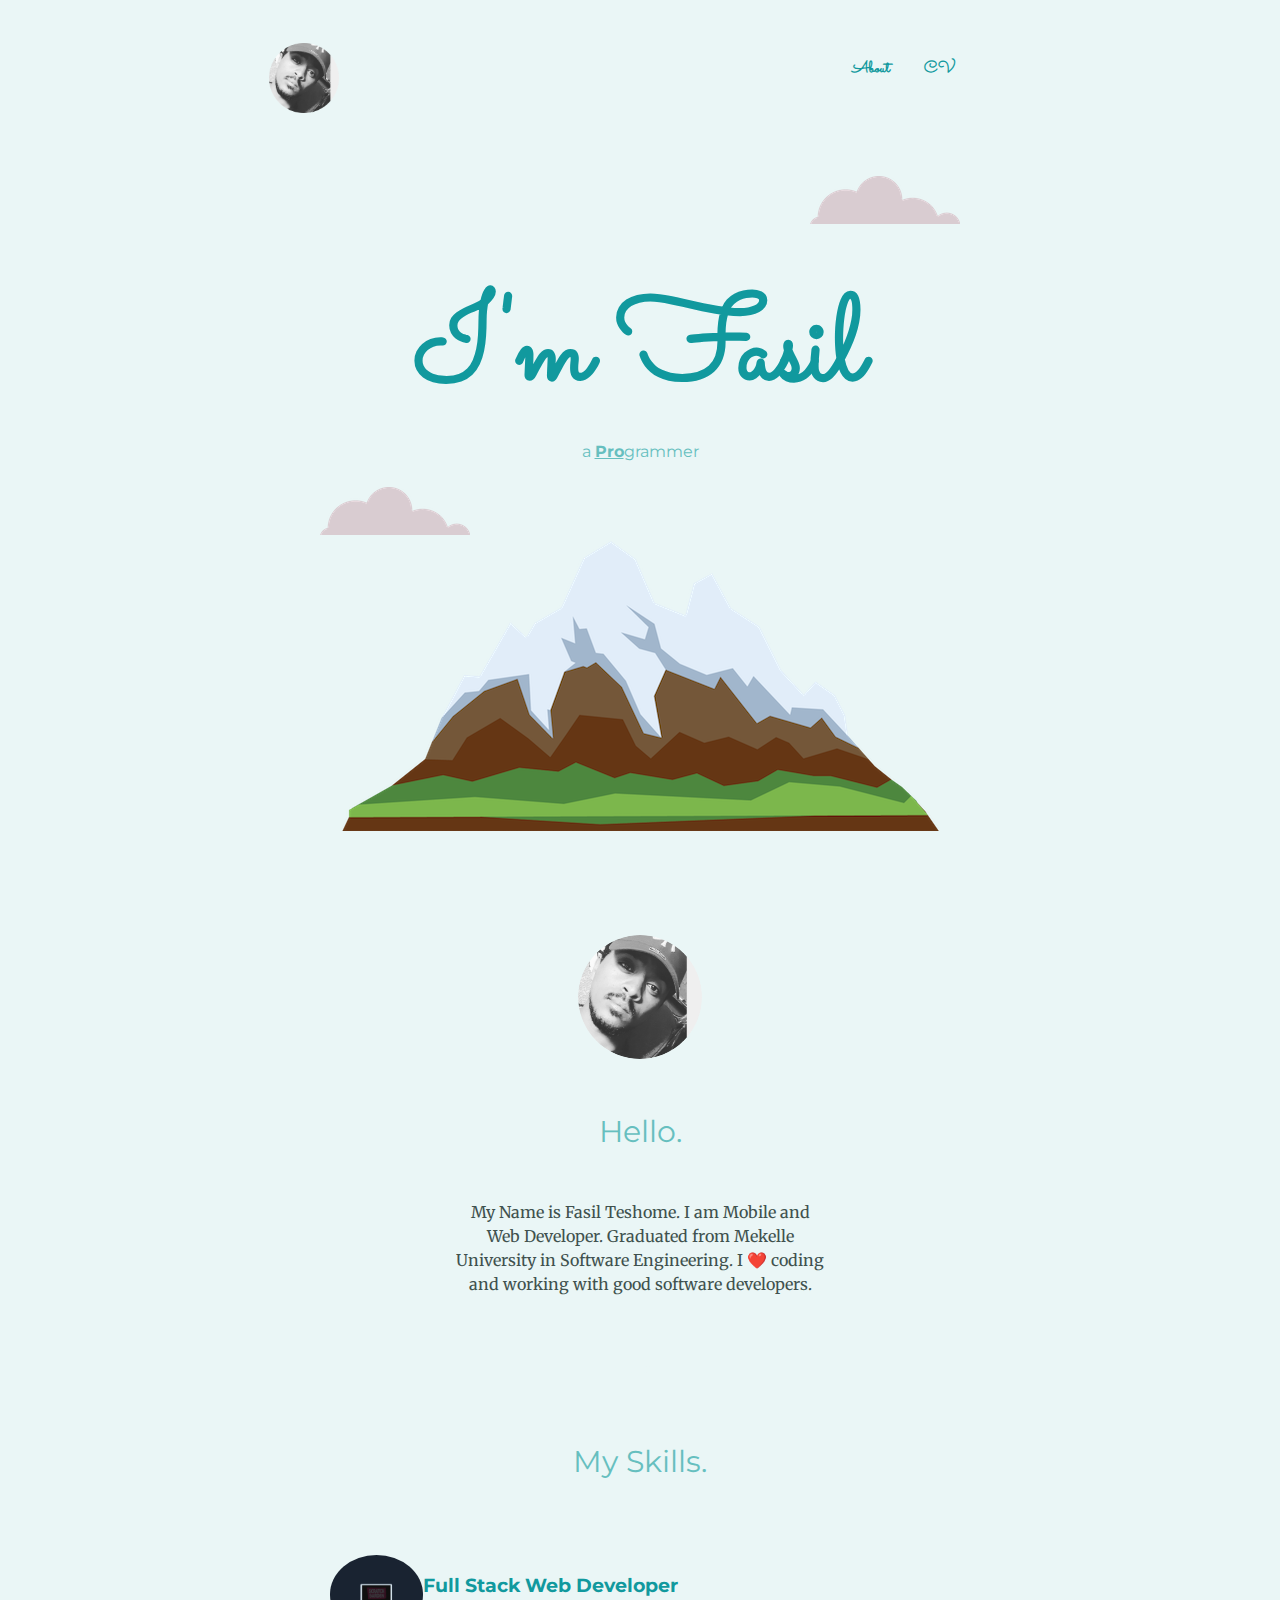
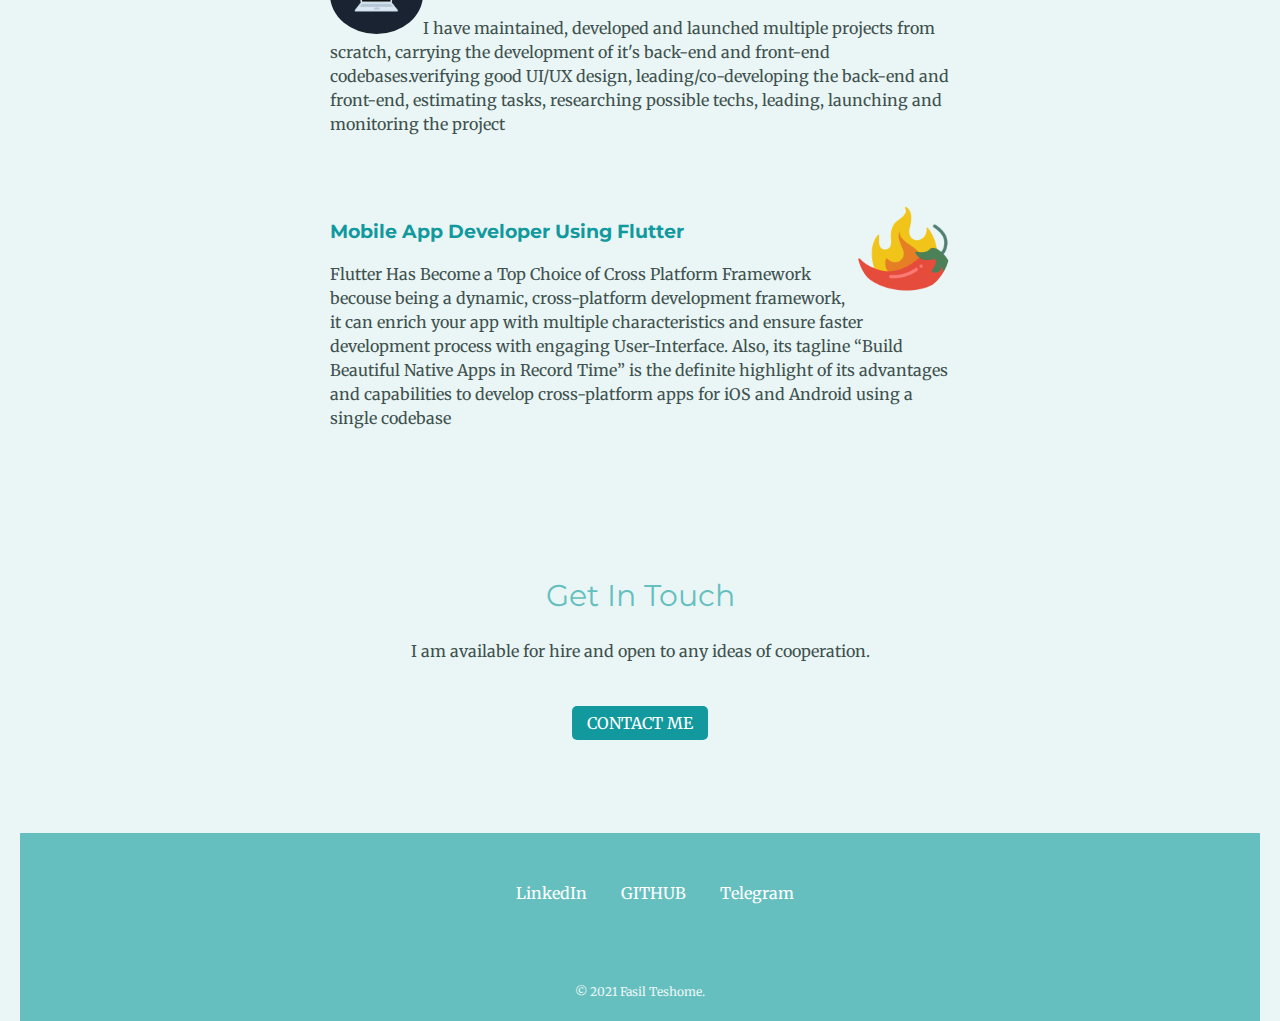
<file: index.html>
<!DOCTYPE html>
<html lang="en" dir="ltr">

<head>
  <meta charset="utf-8">
  <meta name="description" content="If You need Beautiful website or mobile app contact me. My name is Fasil Teshome. I'am Website and Mobil App Developer. Graduated in Software Engineering">
  <meta name="keywords" content="Flutter, App, Developer, Website Developer, Fasil, Teshome">
  <meta name="author" content="Fasil Teshome">
  <title>Fasil Teshome</title>
  <link rel="stylesheet" href="css/styles.css">
  <link rel="icon" href="favicon.ico">
  <link rel="preconnect" href="https://fonts.gstatic.com">
  <link href="https://fonts.googleapis.com/css2?family=Merriweather&family=Montserrat&family=Sacramento&display=swap" rel="stylesheet">
</head>

<body>
  <div class="header-container">
    <table>
      <tr>
        <td class="imgtd">
          <div class="header-container">
            <img class="header-image" src="images\profile.png" alt="cloud-img">
          </div>
        </td>
        <td class="menutd">
          <div class="menu">
          <a class="header-link" href="index.html">About</a>
            <a class="header-link" href="cv/cv.html">CV</a>
          </div>
        </td>
      </tr>
    </table>
  </div>
  <div class="top-container">
    <img class="top-cloud" src="images/cloud.png" alt="cloud-img">
    <h1>I'm Fasil</h1>
    <h2 class="protext">a <span class="pro">Pro</span>grammer</h2>
    <img class="bottom-cloud" src="images/cloud.png" alt="cloud-img">
    <img src="images/mountain.png" alt="mountain-img">
  </div>
  <div class="middle-container">
    <div class="profile">
      <img class="profile-img" src="images/profile.png" alt=" Fasil Teshome profile">
      <h2 class="hello">Hello.</h2>
      <p class="p-style">My Name is Fasil Teshome. I am Mobile and Web Developer. Graduated from Mekelle University in Software Engineering. I ❤️ coding and working with good software developers.</p>
    </div>
    <hr>
    <div class="skills">
      <h2>My Skills.</h2>
      <div class="skill-row">
        <img class="skill-img1" src="images/software.gif" alt="">
        <h3>Full Stack Web Developer</h3>
        <p>I have maintained, developed and launched multiple
          projects from scratch, carrying the development of it's
          back-end and front-end codebases.verifying good UI/UX design,
          leading/co-developing the back-end and front-end,
          estimating tasks, researching possible techs,
          leading, launching and monitoring the project</p>
      </div>
      <div class="skill-row">
        <img class="skill-img2" src="images/chili.png" alt="">
        <h3>Mobile App Developer Using Flutter</h3>
        <p>Flutter Has Become a Top Choice of Cross Platform Framework becouse
          being a dynamic, cross-platform development framework,
          it can enrich your app with multiple characteristics and
          ensure faster development process with engaging User-Interface.
           Also, its tagline “Build Beautiful Native Apps in Record
           Time” is the definite highlight of its advantages and
           capabilities to develop cross-platform apps for iOS and
            Android using a single codebase</p>
      </div>
    </div>
    <div class="contact-me">
      <hr>
      <h2>Get In Touch</h2>
      <p class="con-p">I am available for hire and open to any ideas of cooperation.</p>
      <a class="btn" href="mailto:fteshome45@gmail.com">CONTACT ME</a>
    </div>
  </div>


  <div class="bottom-container">
    <a class="footer-link" target="_blank" href="https://www.linkedin.com/">LinkedIn</a>
    <a class="footer-link" target="_blank" href="https://github.com/FasHub">GITHUB</a>
    <a class="footer-link" target="_blank" href="https://t.me/lumiere_brillante">Telegram</a>
    <p class="footer-p">© 2021 Fasil Teshome.</p>
  </div>
</body>

</html>
</file>
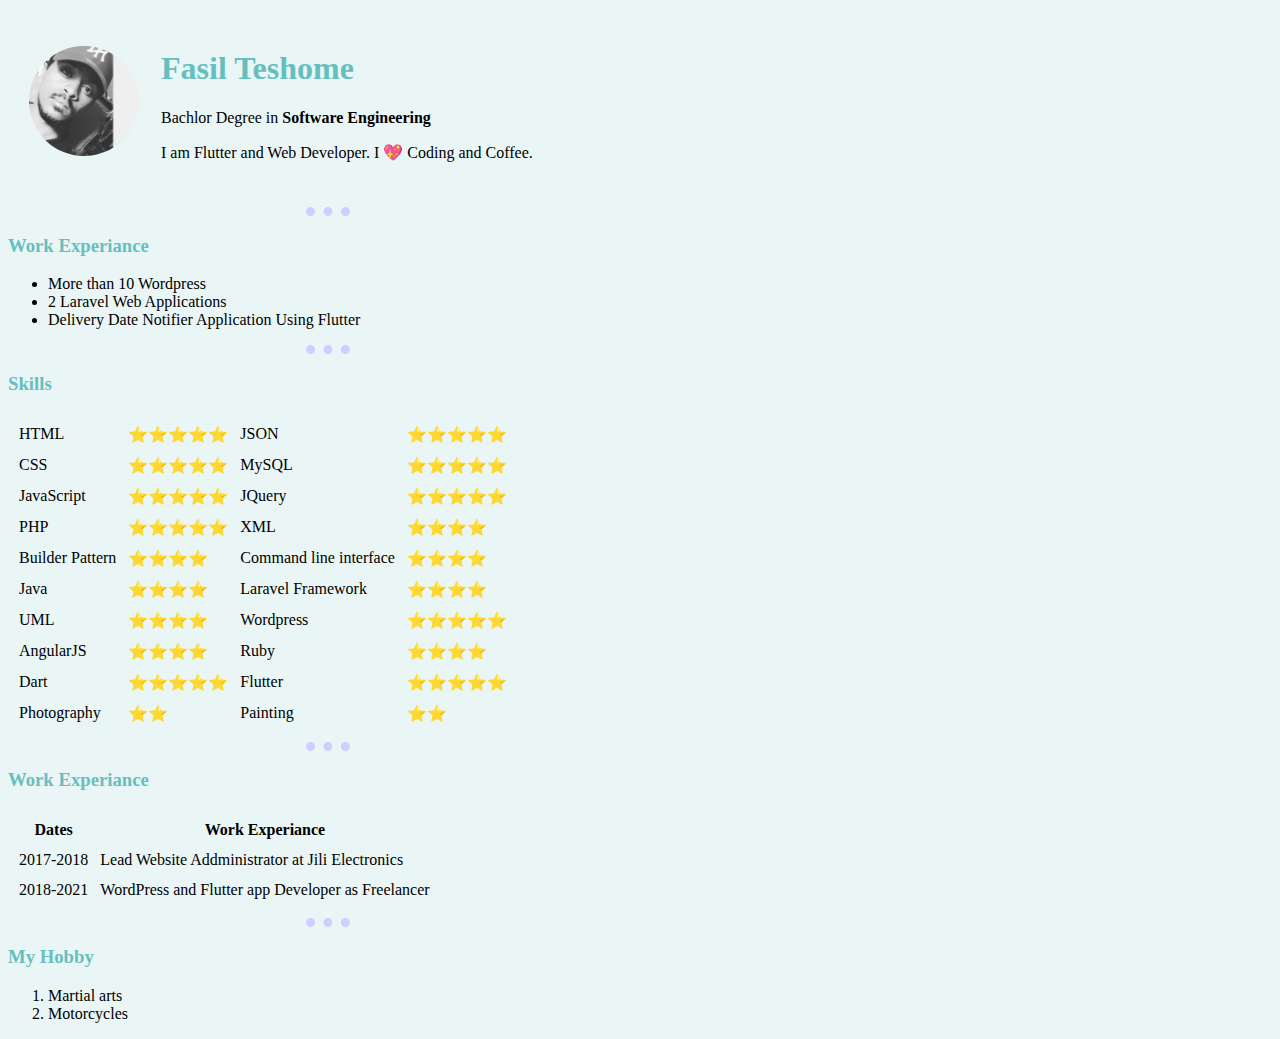
<file: cv/cv.html>
<!DOCTYPE html>
<html lang="en" dir="ltr">
  <head>
    <title>Fasil's Personal Site</title>
    <meta charset="utf-8">
    <link rel="icon" href="favicon.ico">
    <link rel="stylesheet" href="css/styles.css">
    <title></title>
  </head>
  <body>
    <div class="">
      <table cellspacing = "20px">
        <tr>
          <td><image class="circular" src="images/profile.jpg" alt="Fasil Teshome Profile" height="110px"></td>
          <td><h1>Fasil Teshome</h1>
          <p>Bachlor Degree in <strong>Software Engineering</strong></p>
          <p>I am Flutter and Web Developer. I 💖 Coding and Coffee.</p></td>
        </tr>
      </table>
      <hr>
    </div>
    <div class="">
      <h3>Work Experiance</h3>
      <dir>
        <li>More than 10 Wordpress</li>
        <li>2 Laravel Web Applications</li>
        <li>Delivery Date Notifier Application Using Flutter</li>
      </dir>
    </div>
    <hr>
    <div class="">
      <h3>Skills</h3>
        <table cellspacing="10px">
          <tr>
            <td>HTML</td>
            <td>⭐⭐⭐⭐⭐</td>
            <td>JSON</td>
            <td>⭐⭐⭐⭐⭐</td>
          </tr>
          <tr>
            <td>CSS</td>
            <td>⭐⭐⭐⭐⭐</td>
            <td>MySQL</td>
            <td>⭐⭐⭐⭐⭐</td>
          </tr>
          <tr>
            <td>JavaScript</td>
            <td>⭐⭐⭐⭐⭐</td>
            <td>JQuery</td>
            <td>⭐⭐⭐⭐⭐</td>
          </tr>
          <tr>
            <td>PHP</td>
            <td>⭐⭐⭐⭐⭐</td>
            <td>XML</td>
            <td>⭐⭐⭐⭐</td>
          </tr>
          <tr>
            <td>Builder Pattern</td>
            <td>⭐⭐⭐⭐</td>
            <td>Command line interface</td>
            <td>⭐⭐⭐⭐</td>
          </tr>
          <tr>
            <td>Java</td>
            <td>⭐⭐⭐⭐</td>
            <td>Laravel Framework</td>
            <td>⭐⭐⭐⭐</td>
          </tr>
          <tr>
            <td>UML</td>
            <td>⭐⭐⭐⭐</td>
            <td>Wordpress</td>
            <td>⭐⭐⭐⭐⭐</td>
          </tr>
          <tr>
            <td>AngularJS</td>
            <td>⭐⭐⭐⭐</td>
            <td>Ruby</td>
            <td>⭐⭐⭐⭐</td>
          </tr>
          <tr>
            <td>Dart</td>
            <td>⭐⭐⭐⭐⭐</td>
            <td>Flutter</td>
            <td>⭐⭐⭐⭐⭐</td>
          </tr>
          <tr>
            <td>Photography</td>
            <td>⭐⭐</td>
            <td>Painting</td>
            <td>⭐⭐</td>
          </tr>
        </table>
    </div>
  <hr>
  <h3>Work Experiance</h3>
  <div class="">
    <table cellspacing="10px">
      <thead>
        <tr>
          <th>Dates</th>
          <th>Work Experiance</th>
        </tr>
      </thead>
      <tbody>
        <tr>
          <td>2017-2018</td>
          <td>Lead Website Addministrator at Jili Electronics</td>
        </tr>
        <tr>
          <td>2018-2021</td>
          <td>WordPress and Flutter app Developer as Freelancer</td>
        </tr>
      </tbody>
    </table>
  </div>
    <hr>
      <h3>My Hobby</h3>
    <div class="">
      <ol>
        <li>Martial arts</li>
        <li>Motorcycles</li>
      </ol>
    </div>
  </body>
</html>
</file>
<file: css/styles.css>
body{
  margin: 0 20px 0 20px;
  background-color: #EAF6F6;
  color: #40514E;
  text-align: center;
  font-family: 'Merriweather', serif;
}
h1{
  margin: 50px auto 0 auto;
  font-family: 'Sacramento', cursive;
  font-size: 7.5rem;
  font-weight: bold;
  color: #11999E;
}
.cvh1{
  margin: 0 auto 0 auto;
  padding: 0 auto 0 auto;
  font-family: 'Montserrat', sans-serif;
  font-size: 5rem;
  text-align: center;
  font-weight: bold;
  color: #11999E;
}

h2{
  font-family: 'Montserrat', sans-serif;
  font-size: 1.875rem;
  margin-top: 0;
  font-weight: normal;
  color: #66BFBF;
}
h3{
  font-family: 'Montserrat', sans-serif;
  color: #11999E;
}
.cvh3{
  font-family: 'Montserrat', sans-serif;
  color: #11999E;
  text-align: left;
}
h4{
  text-align: left;
}
p{
  line-height: 1.5;
}
.header-container{
 background-color: #EAF6F6;
 padding-top: 20px;
 display: grid;
}
.top-container{
 background-color: #EAF6F6;
 position: relative;
 padding-top: 100px;
}
.pro{
  text-decoration: underline;
  font-weight: bold;
}

.bottom-cloud{
  position: absolute;
  left: 300px;
  bottom: 300px;
}
.top-cloud{
  position: absolute;
  right: 300px;
  top: 60px;
}
.profile{
 margin: 0 auto 0 auto;
}
.profile-img{
  border-radius: 100%;
  width: 10%;
  margin-top: 100px;
}
.protext{
  font-size: 1rem;
  font-weight: normal;
}
.hello{
  margin: 50px auto 50px auto;
}
.p-style{
  width: 30%;
  margin: 0 auto;
}
hr{
  width: 4%;
  border: none;
  border-top: 7px dotted #EAF6F6;
  margin: 70px auto;
}
.cvhr{
  width: 100%;
  border: none;
  border-top: 3px dotted #EAF6F6;
  margin: 3px auto;
}

.skill-img1{
  border-radius: 100%;
  width: 15%;
  float: left;
  margin: 0 auto;
}
.skill-img2{
  border-radius: 100%;
  width: 15%;
  float: right;
  margin: 0 auto;
}

.skill-row{
  width: 50%;
  margin: 0 auto;
  padding-top: 50px;
  text-align: left;
}
.con-p{
  width: 40%;
  margin: 0 auto 50px auto;
}
.btn{
  padding: 7px 15px 7px 15px;
  background-color: #11999E;
  text-decoration: none;
  color: white;
  border-radius: 5px;
}
.btn:hover{
  padding: 7px 15px 7px 15px;
  background-color: #66BFBF;
  text-decoration: none;
  color: black;
  border-radius: 5px;
}
.bottom-container{
  margin: 100px auto 0 auto;
  padding-top: 50px;
  background-color: #66BFBF;
}
.footer-link{
  text-decoration: none;
  color: White;
  padding-left: 30px;
  font-size: bold;
}
.footer-link:hover{
  text-decoration: none;
  color: #0AF6F6;
  padding-left: 30px;
  font-size: bold;
}
.footer-link:active{
  text-decoration: none;
  color: #0AF6F6;
  padding-left: 30px;
  font-size: bold;
}
.header-link{
  text-decoration: none;
  margin-top: 20px;
  color: #11999E;
  padding-left: 30px;
  font-weight: bold;
}
.header-link:hover{
  text-decoration: none;
  color: #0AF6F6;
  padding-left: 30px;
  font-weight: bold;
}
.header-link:active{
  text-decoration: none;
  color: #000000;
  padding-left: 30px;
  font-weight: bold;
}
.footer-p{
  color: #EAF6F6;
  font-size: 0.75rem;
  margin: 0 auto 0 auto;
  padding: 80px 0 20px 0;
}
.left{
  text-align: left;
}
.header-image{
  width: 70px;
}
.imgtd{
width: 50%;
padding-left: 20%;
}
.menutd{
font-family: 'Sacramento', cursive;
width: 50%;
padding-right: 10%;
}
.cvbody{
  background-color: #EAF6F6;
}
.cvhr{
  border-color: #cccfff;
  border-style: none;
  border-top-style: dotted;
  border-width: 9px;
  width: 7%;
}
.cvh1h3{
  color: #66BFBF;
}
.circular {
  border-radius: 100%;
}
</file>
<file: cv/css/styles.css>
body{
  background-color: #EAF6F6;
  width: 50%;
}
hr{
  border-color: #cccfff;
  border-style: none;
  border-top-style: dotted;
  border-width: 9px;
  width: 7%;
}
h1, h3{
  color: #66BFBF;
}
.circular {
  border-radius: 100%;
}
</file>
